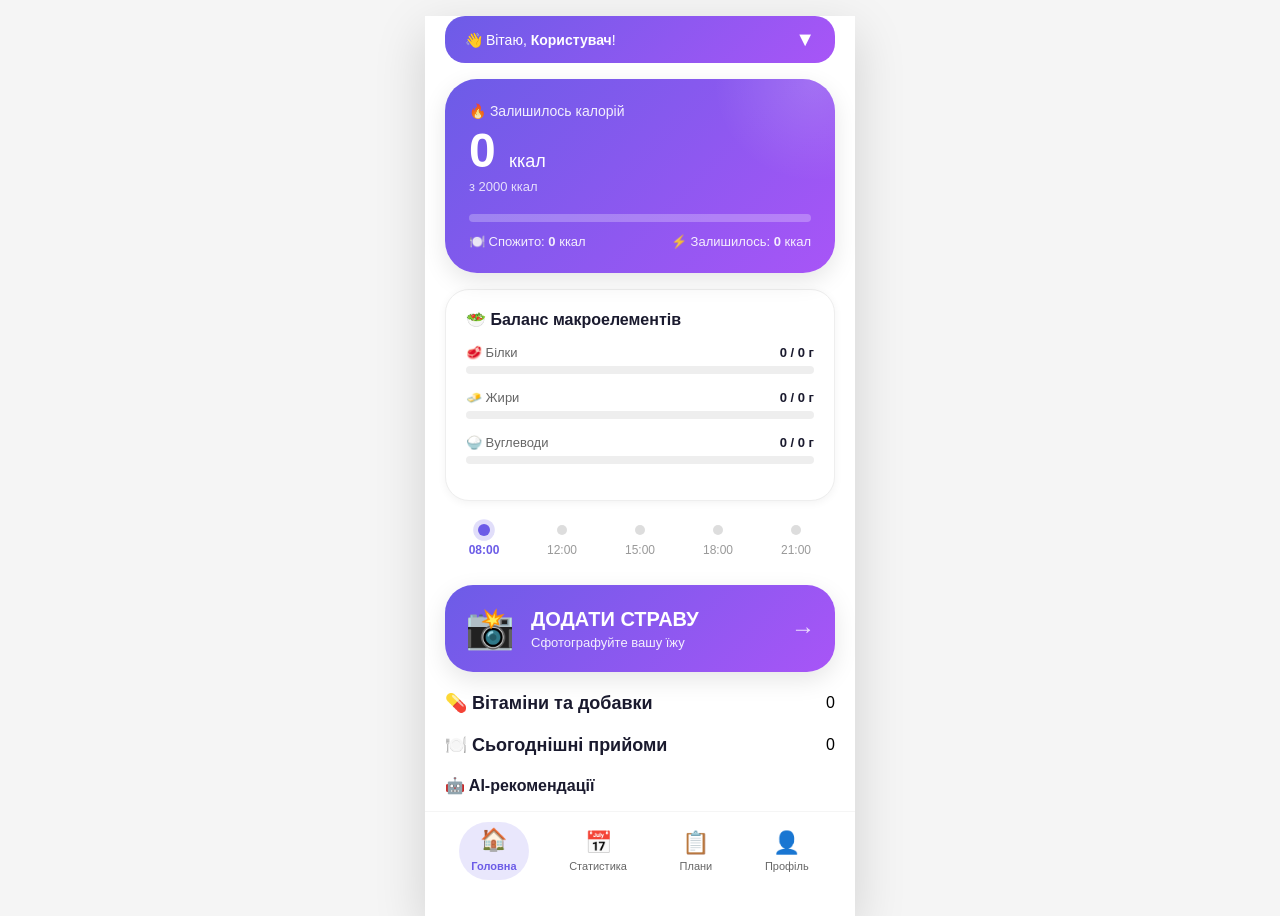
<file: webapp/index.html>
<!DOCTYPE html>
<html lang="uk">
<head>
    <meta charset="UTF-8">
    <meta name="viewport" content="width=device-width, initial-scale=1.0, viewport-fit=cover, user-scalable=no">
    <title>Aura Health - Трекер харчування</title>
    <style>
        * {
            margin: 0;
            padding: 0;
            box-sizing: border-box;
            -webkit-tap-highlight-color: transparent;
        }

        :root {
            --primary: #6c5ce7;
            --primary-dark: #5a4bcf;
            --secondary: #a855f7;
            --success: #4caf50;
            --warning: #ff9800;
            --danger: #f44336;
            --dark: #1a1a2e;
            --gray: #666;
            --light-gray: #f5f5f5;
            --white: #ffffff;
            --shadow-sm: 0 2px 8px rgba(0,0,0,0.05);
            --shadow-md: 0 8px 24px rgba(0,0,0,0.1);
            --shadow-lg: 0 16px 48px rgba(0,0,0,0.15);
            --transition-fast: 0.2s cubic-bezier(0.4, 0, 0.2, 1);
            --transition-normal: 0.3s cubic-bezier(0.4, 0, 0.2, 1);
        }

        body {
            font-family: -apple-system, BlinkMacSystemFont, 'Segoe UI', Roboto, Helvetica, Arial, sans-serif;
            background: var(--light-gray);
            overflow-x: hidden;
        }

        .app-container {
            max-width: 430px;
            margin: 0 auto;
            background: var(--white);
            min-height: 100vh;
            position: relative;
            box-shadow: var(--shadow-lg);
            padding-bottom: 80px;
        }

        /* Мінімізоване вітальне вікно */
        .welcome-minimized {
            background: linear-gradient(135deg, var(--primary), var(--secondary));
            margin: 16px 20px;
            padding: 12px 20px;
            border-radius: 20px;
            color: white;
            display: flex;
            justify-content: space-between;
            align-items: center;
            cursor: pointer;
            transition: all var(--transition-normal);
            animation: fadeInUp 0.5s ease;
        }

        .welcome-minimized:hover {
            transform: translateY(-2px);
            box-shadow: var(--shadow-md);
        }

        .welcome-minimized .greeting-small {
            font-size: 14px;
            font-weight: 500;
        }

        .welcome-minimized .greeting-small span {
            font-weight: 700;
        }

        .expand-icon {
            font-size: 20px;
            transition: transform var(--transition-fast);
        }

        /* Розгорнуте вітальне вікно */
        .welcome-expanded {
            background: linear-gradient(135deg, var(--primary), var(--secondary));
            margin: 16px 20px;
            padding: 24px;
            border-radius: 32px;
            color: white;
            position: relative;
            overflow: hidden;
            animation: fadeInUp 0.5s ease;
        }

        .welcome-expanded::before {
            content: '';
            position: absolute;
            top: -50%;
            right: -20%;
            width: 200px;
            height: 200px;
            background: rgba(255,255,255,0.1);
            border-radius: 50%;
        }

        .greeting-large {
            font-size: 28px;
            font-weight: 700;
            margin-bottom: 4px;
        }

        .greeting-large span {
            background: rgba(255,255,255,0.3);
            padding: 0 8px;
            border-radius: 20px;
            display: inline-block;
        }

        .subtitle-welcome {
            font-size: 14px;
            opacity: 0.9;
        }

        .minimize-btn {
            position: absolute;
            top: 16px;
            right: 16px;
            background: rgba(255,255,255,0.2);
            border: none;
            color: white;
            width: 32px;
            height: 32px;
            border-radius: 16px;
            font-size: 16px;
            cursor: pointer;
            transition: all var(--transition-fast);
        }

        .minimize-btn:hover {
            background: rgba(255,255,255,0.3);
            transform: scale(1.05);
        }

        /* Картка калорій */
        .calories-card {
            background: linear-gradient(135deg, var(--primary) 0%, var(--secondary) 100%);
            margin: 16px 20px;
            padding: 24px;
            border-radius: 32px;
            color: var(--white);
            position: relative;
            overflow: hidden;
            box-shadow: var(--shadow-md);
            animation: fadeInUp 0.5s ease;
        }

        .calories-card::before {
            content: '';
            position: absolute;
            top: -50%;
            right: -20%;
            width: 200px;
            height: 200px;
            background: radial-gradient(circle, rgba(255,255,255,0.15) 0%, transparent 70%);
            border-radius: 50%;
            animation: float 6s ease-in-out infinite;
        }

        @keyframes float {
            0%, 100% { transform: translate(0, 0) scale(1); }
            50% { transform: translate(-10px, -10px) scale(1.05); }
        }

        .calories-label { font-size: 14px; opacity: 0.9; margin-bottom: 8px; }
        .calories-value { font-size: 48px; font-weight: 800; line-height: 1; margin-bottom: 4px; }
        .calories-value small { font-size: 18px; font-weight: 500; }
        .calories-sub { font-size: 13px; opacity: 0.8; margin-bottom: 20px; }
        .progress-bar { background: rgba(255,255,255,0.25); height: 8px; border-radius: 4px; overflow: hidden; margin: 16px 0 12px; }
        .progress-fill { background: var(--white); height: 100%; width: 0%; border-radius: 4px; transition: width 0.5s ease; position: relative; overflow: hidden; }
        .progress-fill::after { content: ''; position: absolute; top: 0; left: 0; right: 0; bottom: 0; background: linear-gradient(90deg, transparent, rgba(255,255,255,0.3), transparent); animation: shimmer 1.5s infinite; }
        @keyframes shimmer { 0% { transform: translateX(-100%); } 100% { transform: translateX(100%); } }
        .calories-stats { display: flex; justify-content: space-between; font-size: 13px; opacity: 0.9; }

        /* Картка макронутрієнтів */
        .macros-card {
            background: var(--white);
            margin: 16px 20px;
            padding: 20px;
            border-radius: 24px;
            box-shadow: var(--shadow-sm);
            border: 1px solid #eee;
            animation: fadeInUp 0.6s ease;
        }
        .macros-title { font-size: 16px; font-weight: 600; color: var(--dark); margin-bottom: 16px; }
        .macro-item { margin-bottom: 16px; }
        .macro-header { display: flex; justify-content: space-between; margin-bottom: 6px; font-size: 13px; }
        .macro-name { color: var(--gray); }
        .macro-values { font-weight: 600; color: var(--dark); }
        .macro-bar { background: #eee; height: 8px; border-radius: 4px; overflow: hidden; }
        .macro-fill { height: 100%; border-radius: 4px; transition: width 0.5s ease; }
        .fill-protein { background: #4caf50; }
        .fill-fat { background: #ff9800; }
        .fill-carbs { background: #2196f3; }

        /* Таймлайн прийомів їжі */
        .meals-timeline {
            padding: 8px 20px;
            display: flex;
            justify-content: space-between;
            background: white;
            margin-bottom: 20px;
        }
        .time-dot {
            text-align: center;
            flex: 1;
            position: relative;
            cursor: pointer;
            transition: all 0.3s ease;
        }
        .time-dot.active .dot {
            background: #6c5ce7;
            transform: scale(1.2);
            box-shadow: 0 0 0 4px rgba(108,92,231,0.2);
        }
        .time-dot.active .time-label {
            color: #6c5ce7;
            font-weight: 600;
        }
        .dot {
            width: 10px;
            height: 10px;
            background: #ddd;
            border-radius: 50%;
            margin: 0 auto 8px;
            transition: all 0.3s ease;
        }
        .time-label {
            font-size: 12px;
            color: #999;
            transition: color 0.3s ease;
        }

        /* Кнопка LOG MEAL */
        .log-meal-btn {
            background: linear-gradient(135deg, var(--primary), var(--secondary));
            margin: 0 20px 20px;
            padding: 20px;
            border-radius: 28px;
            display: flex;
            align-items: center;
            justify-content: space-between;
            cursor: pointer;
            transition: all var(--transition-normal);
            box-shadow: var(--shadow-md);
            animation: pulse 2s infinite;
        }
        @keyframes pulse {
            0%, 100% { box-shadow: 0 4px 15px rgba(108,92,231,0.3); }
            50% { box-shadow: 0 4px 25px rgba(108,92,231,0.5); }
        }
        .log-meal-btn:active { transform: scale(0.98); }
        .log-meal-left { display: flex; align-items: center; gap: 16px; }
        .log-meal-icon { font-size: 40px; }
        .log-meal-text { color: var(--white); }
        .log-meal-title { font-size: 20px; font-weight: 700; margin-bottom: 4px; }
        .log-meal-subtitle { font-size: 13px; opacity: 0.9; }
        .log-meal-arrow { font-size: 24px; color: var(--white); opacity: 0.8; transition: transform var(--transition-fast); }
        .log-meal-btn:hover .log-meal-arrow { transform: translateX(4px); }

        /* Секція вітамінів */
        .supplements-section {
            margin: 0 20px 20px;
        }
        .section-header {
            display: flex;
            justify-content: space-between;
            align-items: center;
            margin-bottom: 16px;
        }
        .section-header h3 { font-size: 18px; color: var(--dark); }

        .supplement-card {
            background: var(--white);
            border-radius: 20px;
            padding: 16px;
            margin-bottom: 12px;
            display: flex;
            justify-content: space-between;
            align-items: center;
            box-shadow: var(--shadow-sm);
            border: 1px solid #eee;
            transition: all var(--transition-normal);
            animation: fadeInUp 0.4s ease;
        }
        .supplement-card:active { transform: scale(0.98); }
        .supplement-info h4 { font-size: 16px; color: var(--dark); margin-bottom: 4px; }
        .supplement-info p { font-size: 12px; color: var(--gray); }
        .supplement-check {
            width: 26px;
            height: 26px;
            border-radius: 50%;
            border: 2px solid #ddd;
            background: white;
            cursor: pointer;
            transition: all var(--transition-fast);
        }
        .supplement-check.checked {
            background: var(--primary);
            border-color: var(--primary);
            position: relative;
        }
        .supplement-check.checked::after {
            content: '✓';
            color: white;
            font-size: 14px;
            display: flex;
            align-items: center;
            justify-content: center;
            height: 100%;
        }

        /* Список прийомів їжі */
        .meals-list { margin: 0 20px 20px; }
        .meal-accordion {
            background: var(--white);
            border-radius: 20px;
            margin-bottom: 12px;
            box-shadow: var(--shadow-sm);
            border: 1px solid #eee;
            overflow: hidden;
            transition: all var(--transition-normal);
            animation: fadeInUp 0.4s ease;
        }
        .meal-header {
            display: flex;
            justify-content: space-between;
            align-items: center;
            padding: 16px;
            cursor: pointer;
            background: var(--white);
            transition: background var(--transition-fast);
        }
        .meal-header:hover { background: var(--light-gray); }
        .meal-header-left { display: flex; align-items: center; gap: 12px; flex: 1; }
        .meal-icon { font-size: 32px; }
        .meal-info { flex: 1; }
        .meal-name { font-weight: 600; color: var(--dark); font-size: 16px; }
        .meal-time { font-size: 11px; color: var(--gray); margin-top: 2px; }
        .meal-calories { font-weight: 700; color: var(--primary); font-size: 16px; }
        .meal-arrow { font-size: 20px; color: var(--gray); transition: transform 0.3s ease; }
        .meal-accordion.open .meal-arrow { transform: rotate(180deg); }
        .meal-details {
            padding: 0 16px 16px 16px;
            display: none;
            border-top: 1px solid #eee;
            background: #fafafa;
        }
        .meal-accordion.open .meal-details { display: block; animation: slideDown 0.3s ease; }
        @keyframes slideDown { from { opacity: 0; transform: translateY(-10px); } to { opacity: 1; transform: translateY(0); } }
        .meal-macros { display: flex; gap: 20px; margin: 12px 0; }
        .meal-macro { text-align: center; flex: 1; }
        .meal-macro-value { font-size: 18px; font-weight: 700; color: var(--dark); }
        .meal-macro-label { font-size: 11px; color: var(--gray); }
        .meal-feedback { background: #e8f5e9; padding: 8px 12px; border-radius: 12px; font-size: 12px; color: #2e7d32; margin: 8px 0; }
        .delete-meal {
            background: var(--danger);
            color: var(--white);
            border: none;
            padding: 10px 16px;
            border-radius: 20px;
            font-size: 13px;
            font-weight: 500;
            cursor: pointer;
            margin-top: 8px;
            width: 100%;
            transition: all var(--transition-fast);
        }
        .delete-meal:active { transform: scale(0.97); }

        /* Рекомендації */
        .recommendations-section { margin: 0 20px 20px; }
        .section-title { font-size: 16px; font-weight: 600; color: var(--dark); margin-bottom: 16px; }
        .recommendation-card {
            background: var(--white);
            border-radius: 20px;
            padding: 16px;
            margin-bottom: 12px;
            display: flex;
            align-items: center;
            gap: 16px;
            box-shadow: var(--shadow-sm);
            border: 1px solid #eee;
            transition: all var(--transition-normal);
            cursor: pointer;
            animation: fadeInUp 0.4s ease;
        }
        .recommendation-card:active { transform: scale(0.98); }
        .rec-emoji { font-size: 44px; transition: transform var(--transition-fast); }
        .recommendation-card:active .rec-emoji { transform: scale(1.1); }
        .rec-content { flex: 1; }
        .rec-title { font-size: 16px; font-weight: 600; color: var(--dark); }
        .rec-subtitle { font-size: 12px; color: var(--primary); margin: 4px 0; }
        .rec-description { font-size: 12px; color: var(--gray); }
        .log-button {
            background: linear-gradient(135deg, var(--primary), var(--secondary));
            color: white;
            border: none;
            padding: 8px 20px;
            border-radius: 20px;
            font-size: 13px;
            font-weight: 600;
            cursor: pointer;
            transition: all var(--transition-fast);
        }
        .log-button:active { transform: scale(0.95); }

        /* Нижня навігація */
        .bottom-nav {
            position: fixed;
            bottom: 0;
            left: 0;
            right: 0;
            max-width: 430px;
            margin: 0 auto;
            background: rgba(255,255,255,0.95);
            backdrop-filter: blur(20px);
            display: flex;
            justify-content: space-around;
            padding: 10px 20px 20px;
            border-top: 1px solid var(--light-gray);
            z-index: 100;
        }
        .nav-item {
            display: flex;
            flex-direction: column;
            align-items: center;
            gap: 4px;
            cursor: pointer;
            padding: 8px 12px;
            border-radius: 30px;
            transition: all var(--transition-fast);
        }
        .nav-item:hover { background: rgba(108,92,231,0.1); transform: translateY(-2px); }
        .nav-item.active { background: rgba(108,92,231,0.15); }
        .nav-item.active .nav-icon { color: var(--primary); transform: translateY(-3px); }
        .nav-item.active .nav-label { color: var(--primary); font-weight: 600; }
        .nav-icon { font-size: 22px; color: var(--gray); transition: all var(--transition-fast); }
        .nav-label { font-size: 11px; color: var(--gray); transition: color var(--transition-fast); }

        /* Модальне вікно */
        .modal {
            display: none;
            position: fixed;
            top: 0;
            left: 0;
            right: 0;
            bottom: 0;
            background: rgba(0,0,0,0.6);
            backdrop-filter: blur(4px);
            z-index: 200;
            align-items: center;
            justify-content: center;
            animation: fadeIn 0.3s ease;
        }
        @keyframes fadeIn { from { opacity: 0; } to { opacity: 1; } }
        .modal-content {
            background: var(--white);
            border-radius: 32px;
            padding: 24px;
            max-width: 90%;
            width: 350px;
            animation: modalSlideUp 0.3s cubic-bezier(0.2, 0.9, 0.4, 1.1);
        }
        @keyframes modalSlideUp { from { opacity: 0; transform: translateY(30px); } to { opacity: 1; transform: translateY(0); } }
        .modal-header { display: flex; justify-content: space-between; margin-bottom: 20px; }
        .close-modal { background: none; border: none; font-size: 24px; cursor: pointer; color: var(--gray); transition: transform var(--transition-fast); }
        .close-modal:hover { transform: rotate(90deg); }

        @keyframes fadeInUp { from { opacity: 0; transform: translateY(20px); } to { opacity: 1; transform: translateY(0); } }
        .page { animation: fadeInUp 0.4s ease; }
        @media (max-width: 430px) { .app-container { margin: 0; border-radius: 0; } }
        ::-webkit-scrollbar { width: 0; background: transparent; }
    </style>
</head>
<body>
    <div class="app-container">
        <!-- Головна сторінка -->
        <div id="dashboardPage" class="page">
            <!-- Мінімізоване вітальне вікно (за замовчуванням) -->
            <div id="welcomeMinimized" class="welcome-minimized" onclick="expandWelcome()">
                <div class="greeting-small">👋 Вітаю, <span id="userNameSmall">Користувач</span>!</div>
                <div class="expand-icon">▼</div>
            </div>

            <!-- Розгорнуте вітальне вікно (приховане) -->
            <div id="welcomeExpanded" class="welcome-expanded" style="display: none;">
                <button class="minimize-btn" onclick="minimizeWelcome()">−</button>
                <div class="greeting-large">Вітаю, <span id="userNameLarge">Користувач</span>!</div>
                <div class="subtitle-welcome">Готові відстежувати харчування?</div>
            </div>

            <div class="calories-card">
                <div class="calories-label">🔥 Залишилось калорій</div>
                <div class="calories-value"><span id="caloriesRemaining">0</span> <small>ккал</small></div>
                <div class="calories-sub">з <span id="calorieGoal">2000</span> ккал</div>
                <div class="progress-bar"><div class="progress-fill" id="calorieProgress" style="width: 0%"></div></div>
                <div class="calories-stats"><span>🍽️ Спожито: <strong id="consumedCalories">0</strong> ккал</span><span>⚡ Залишилось: <strong id="remainingCalories">0</strong> ккал</span></div>
            </div>

            <div class="macros-card">
                <div class="macros-title">🥗 Баланс макроелементів</div>
                <div class="macro-item">
                    <div class="macro-header"><span class="macro-name">🥩 Білки</span><span class="macro-values"><span id="proteinConsumed">0</span> / <span id="proteinGoal">0</span> г</span></div>
                    <div class="macro-bar"><div class="macro-fill fill-protein" id="proteinBar" style="width: 0%"></div></div>
                </div>
                <div class="macro-item">
                    <div class="macro-header"><span class="macro-name">🧈 Жири</span><span class="macro-values"><span id="fatConsumed">0</span> / <span id="fatGoal">0</span> г</span></div>
                    <div class="macro-bar"><div class="macro-fill fill-fat" id="fatBar" style="width: 0%"></div></div>
                </div>
                <div class="macro-item">
                    <div class="macro-header"><span class="macro-name">🍚 Вуглеводи</span><span class="macro-values"><span id="carbsConsumed">0</span> / <span id="carbsGoal">0</span> г</span></div>
                    <div class="macro-bar"><div class="macro-fill fill-carbs" id="carbsBar" style="width: 0%"></div></div>
                </div>
            </div>

            <!-- Таймлайн прийомів їжі -->
            <div class="meals-timeline">
                <div class="time-dot active" data-time="08:00">
                    <div class="dot"></div>
                    <div class="time-label">08:00</div>
                </div>
                <div class="time-dot" data-time="12:00">
                    <div class="dot"></div>
                    <div class="time-label">12:00</div>
                </div>
                <div class="time-dot" data-time="15:00">
                    <div class="dot"></div>
                    <div class="time-label">15:00</div>
                </div>
                <div class="time-dot" data-time="18:00">
                    <div class="dot"></div>
                    <div class="time-label">18:00</div>
                </div>
                <div class="time-dot" data-time="21:00">
                    <div class="dot"></div>
                    <div class="time-label">21:00</div>
                </div>
            </div>

            <div class="log-meal-btn" id="logMealBtn">
                <div class="log-meal-left"><div class="log-meal-icon">📸</div><div class="log-meal-text"><div class="log-meal-title">ДОДАТИ СТРАВУ</div><div class="log-meal-subtitle">Сфотографуйте вашу їжу</div></div></div>
                <div class="log-meal-arrow">→</div>
            </div>

            <!-- Секція вітамінів -->
            <div class="supplements-section">
                <div class="section-header"><h3>💊 Вітаміни та добавки</h3><span id="supplementsCount">0</span></div>
                <div id="supplementsList"></div>
            </div>

            <div class="meals-list">
                <div class="section-header"><h3>🍽️ Сьогоднішні прийоми</h3><span id="mealsCount">0</span></div>
                <div id="mealsList"></div>
            </div>

            <div class="recommendations-section">
                <div class="section-title">🤖 AI-рекомендації</div>
                <div id="recommendationsList"></div>
            </div>
        </div>

        <!-- Сторінка Статистика -->
        <div id="statsPage" class="page" style="display: none;">
            <div class="header"><div class="greeting">📅 Статистика</div><div class="subtitle">Ваш прогрес за місяць</div></div>
            <div id="weeklyStatsList" style="margin: 20px;"></div>
        </div>

        <!-- Сторінка Плани харчування -->
        <div id="mealPlansPage" class="page" style="display: none;">
            <div class="header"><div class="greeting">📋 Плани харчування</div><div class="subtitle">Оберіть план на тиждень</div></div>
            <div id="mealPlansList"></div>
        </div>
    </div>

    <!-- Нижня навігація -->
    <div class="bottom-nav">
        <div class="nav-item active" data-nav="dashboard"><div class="nav-icon">🏠</div><div class="nav-label">Головна</div></div>
        <div class="nav-item" data-nav="stats"><div class="nav-icon">📅</div><div class="nav-label">Статистика</div></div>
        <div class="nav-item" data-nav="mealplans"><div class="nav-icon">📋</div><div class="nav-label">Плани</div></div>
        <div class="nav-item" data-nav="profile"><div class="nav-icon">👤</div><div class="nav-label">Профіль</div></div>
    </div>

    <!-- Модальне вікно -->
    <div id="mealModal" class="modal"><div class="modal-content"><div class="modal-header"><h3>📸 Додати страву</h3><button class="close-modal" onclick="closeModal()">×</button></div><input type="file" id="mealPhoto" accept="image/*" style="width:100%; padding:12px; border:1px solid #ddd; border-radius:12px; margin-bottom:16px;"><button class="log-button" onclick="analyzeAndSave()" style="width:100%;">Аналізувати та зберегти</button><div id="analysisResult" style="margin-top:16px; display:none;"></div></div></div>

    <script>
        const urlParams = new URLSearchParams(window.location.search);
        let telegramId = urlParams.get('user_id');
        let urlName = urlParams.get('name');
        if (!telegramId || telegramId === 'null') {
            try { if (window.Telegram?.WebApp?.initDataUnsafe?.user) telegramId = window.Telegram.WebApp.initDataUnsafe.user.id; } catch(e) {}
        }
        if (telegramId === 'null') telegramId = null;

        let userData = {
            firstName: urlName || 'Користувач',
            calorieGoal: 2000,
            proteinGoal: 100,
            fatGoal: 50,
            carbsGoal: 200,
            mealsByDate: {},
            supplements: [
                { name: "Омега-3", dosage: "1000mg", time: "10:00", checked: false },
                { name: "Вітамін D3", dosage: "2000 IU", time: "08:00", checked: false },
                { name: "Мультивітамін", dosage: "Daily", time: "", checked: false }
            ],
            hasProfile: false
        };

        // Функції для вітального вікна
        function expandWelcome() {
            document.getElementById('welcomeMinimized').style.display = 'none';
            document.getElementById('welcomeExpanded').style.display = 'block';
        }

        function minimizeWelcome() {
            document.getElementById('welcomeExpanded').style.display = 'none';
            document.getElementById('welcomeMinimized').style.display = 'flex';
        }

        async function compressImage(file) {
            return new Promise((resolve) => {
                const reader = new FileReader();
                reader.readAsDataURL(file);
                reader.onload = (e) => {
                    const img = new Image();
                    img.src = e.target.result;
                    img.onload = () => {
                        const canvas = document.createElement('canvas');
                        let width = img.width, height = img.height;
                        const maxSize = 800;
                        if (width > height && width > maxSize) {
                            height = (height * maxSize) / width;
                            width = maxSize;
                        } else if (height > maxSize) {
                            width = (width * maxSize) / height;
                            height = maxSize;
                        }
                        canvas.width = width;
                        canvas.height = height;
                        const ctx = canvas.getContext('2d');
                        ctx.drawImage(img, 0, 0, width, height);
                        canvas.toBlob((blob) => {
                            resolve(new File([blob], file.name, { type: 'image/jpeg' }));
                        }, 'image/jpeg', 0.7);
                    };
                };
            });
        }

        function loadUserData() {
            if (!telegramId) return;
            const saved = localStorage.getItem(`aura_user_${telegramId}`);
            if (saved) {
                try {
                    const d = JSON.parse(saved);
                    userData = { ...userData, ...d };
                } catch(e) {}
            }
            if (urlName && urlName !== 'null' && urlName !== 'undefined') userData.firstName = urlName;
            
            // Оновлюємо ім'я в обох вітальних блоках
            document.getElementById('userNameSmall').innerText = userData.firstName;
            document.getElementById('userNameLarge').innerText = userData.firstName;
            
            document.getElementById('calorieGoal').innerText = userData.calorieGoal;
            document.getElementById('proteinGoal').innerText = userData.proteinGoal;
            document.getElementById('fatGoal').innerText = userData.fatGoal;
            document.getElementById('carbsGoal').innerText = userData.carbsGoal;
            updateDashboard();
            renderSupplements();
            renderRecommendations();
            renderMealPlans();
        }

        function saveUserData() { if(telegramId) localStorage.setItem(`aura_user_${telegramId}`, JSON.stringify(userData)); }

        function toggleSupplement(idx) {
            userData.supplements[idx].checked = !userData.supplements[idx].checked;
            saveUserData();
            renderSupplements();
        }

        function renderSupplements() {
            const container = document.getElementById('supplementsList');
            const checked = userData.supplements.filter(s => s.checked).length;
            document.getElementById('supplementsCount').innerText = `${checked}/${userData.supplements.length}`;
            
            container.innerHTML = userData.supplements.map((sup, idx) => `
                <div class="supplement-card">
                    <div class="supplement-info">
                        <h4>${sup.name}</h4>
                        <p>${sup.dosage} ${sup.time ? `• ${sup.time}` : ''}</p>
                    </div>
                    <div class="supplement-check ${sup.checked ? 'checked' : ''}" onclick="toggleSupplement(${idx})"></div>
                </div>
            `).join('');
        }

        function addMeal(meal) {
            const todayKey = new Date().toISOString().split('T')[0];
            if (!userData.mealsByDate[todayKey]) userData.mealsByDate[todayKey] = [];
            userData.mealsByDate[todayKey].push({ ...meal, id: Date.now(), time: new Date().toLocaleTimeString('uk-UA',{hour:'2-digit',minute:'2-digit'}), timestamp: new Date().toISOString() });
            saveUserData();
            updateDashboard();
            showToast(`✅ ${meal.name} додано! +${meal.calories} ккал`);
        }

        function deleteMeal(dateKey, mealId) {
            if (userData.mealsByDate[dateKey]) {
                userData.mealsByDate[dateKey] = userData.mealsByDate[dateKey].filter(m => m.id !== mealId);
                if (userData.mealsByDate[dateKey].length === 0) delete userData.mealsByDate[dateKey];
                saveUserData();
                updateDashboard();
                showToast("🗑️ Прийом видалено");
            }
        }

        function updateDashboard() {
            const todayKey = new Date().toISOString().split('T')[0];
            const todayMeals = userData.mealsByDate[todayKey] || [];
            const totalCalories = todayMeals.reduce((s,m)=>s+(m.calories||0),0);
            const totalProtein = todayMeals.reduce((s,m)=>s+(m.protein||0),0);
            const totalFat = todayMeals.reduce((s,m)=>s+(m.fat||0),0);
            const totalCarbs = todayMeals.reduce((s,m)=>s+(m.carbs||0),0);
            const remaining = userData.calorieGoal - totalCalories;
            const progress = (totalCalories / userData.calorieGoal) * 100;

            document.getElementById('caloriesRemaining').innerText = Math.max(0, remaining);
            document.getElementById('consumedCalories').innerText = totalCalories;
            document.getElementById('remainingCalories').innerText = Math.max(0, remaining);
            document.getElementById('calorieProgress').style.width = `${Math.min(progress,100)}%`;
            document.getElementById('mealsCount').innerText = todayMeals.length;
            document.getElementById('proteinConsumed').innerText = totalProtein;
            document.getElementById('fatConsumed').innerText = totalFat;
            document.getElementById('carbsConsumed').innerText = totalCarbs;

            const proteinPercent = (totalProtein / userData.proteinGoal) * 100;
            const fatPercent = (totalFat / userData.fatGoal) * 100;
            const carbsPercent = (totalCarbs / userData.carbsGoal) * 100;
            document.getElementById('proteinBar').style.width = `${Math.min(proteinPercent,100)}%`;
            document.getElementById('fatBar').style.width = `${Math.min(fatPercent,100)}%`;
            document.getElementById('carbsBar').style.width = `${Math.min(carbsPercent,100)}%`;

            const container = document.getElementById('mealsList');
            if(todayMeals.length===0){ container.innerHTML='<div style="text-align:center;padding:40px;color:#999;">Немає прийомів їжі</div>'; return; }
            container.innerHTML = todayMeals.map(meal => `
                <div class="meal-accordion" id="meal-${meal.id}">
                    <div class="meal-header" onclick="toggleMeal(${meal.id})">
                        <div class="meal-header-left">
                            <div class="meal-icon">🍽️</div>
                            <div class="meal-info">
                                <div class="meal-name">${meal.name}</div>
                                <div class="meal-time">${meal.time}</div>
                            </div>
                        </div>
                        <div style="display: flex; align-items: center; gap: 12px;">
                            <div class="meal-calories">${meal.calories} ккал</div>
                            <div class="meal-arrow">▼</div>
                        </div>
                    </div>
                    <div class="meal-details">
                        <div class="meal-macros">
                            <div class="meal-macro"><div class="meal-macro-value">${meal.protein||0}г</div><div class="meal-macro-label">🥩 Білки</div></div>
                            <div class="meal-macro"><div class="meal-macro-value">${meal.fat||0}г</div><div class="meal-macro-label">🧈 Жири</div></div>
                            <div class="meal-macro"><div class="meal-macro-value">${meal.carbs||0}г</div><div class="meal-macro-label">🍚 Вуглеводи</div></div>
                        </div>
                        ${meal.feedback ? `<div class="meal-feedback">💡 ${meal.feedback}</div>` : ''}
                        <button class="delete-meal" onclick="deleteMeal('${todayKey}', ${meal.id})">🗑️ Видалити прийом</button>
                    </div>
                </div>
            `).join('');
        }

        function toggleMeal(id) { document.getElementById(`meal-${id}`).classList.toggle('open'); }

        function renderRecommendations() {
            const recommendations = [
                { emoji:"🥑", title:"Авокадо тост", subtitle:"Корисні жири", desc:"Багатий на здорові жири", calories:320, protein:8, fat:22, carbs:28 },
                { emoji:"🥣", title:"Суп з сочевиці", subtitle:"Клітковина", desc:"Високий вміст білка", calories:250, protein:15, fat:4, carbs:40 },
                { emoji:"🥗", title:"Ягідна тарілка", subtitle:"Вітаміни", desc:"Підтримує імунітет", calories:180, protein:3, fat:2, carbs:38 }
            ];
            const container = document.getElementById('recommendationsList');
            container.innerHTML = recommendations.map(rec => `
                <div class="recommendation-card" onclick="addMeal({name:'${rec.title}', calories:${rec.calories}, protein:${rec.protein}, fat:${rec.fat}, carbs:${rec.carbs}, feedback:'✅ Додано!'})">
                    <div class="rec-emoji">${rec.emoji}</div>
                    <div class="rec-content">
                        <div class="rec-title">${rec.title}</div>
                        <div class="rec-subtitle">${rec.subtitle}</div>
                        <div class="rec-description">${rec.desc}</div>
                    </div>
                    <button class="log-button">Додати</button>
                </div>
            `).join('');
        }

        function renderMealPlans() {
            const container = document.getElementById('mealPlansList');
            const plans = [
                { name:"🥗 Збалансований", desc:"Для підтримки ваги", calories:userData.calorieGoal, protein:userData.proteinGoal, fat:userData.fatGoal, carbs:userData.carbsGoal },
                { name:"💪 Білковий", desc:"Для набору м'язової маси", calories:Math.round(userData.calorieGoal*1.15), protein:Math.round(userData.proteinGoal*1.3), fat:userData.fatGoal, carbs:userData.carbsGoal }
            ];
            container.innerHTML = plans.map(p => `
                <div class="meal-plan-card" style="background: white; border-radius: 20px; padding: 16px; margin-bottom: 16px; border: 1px solid #f0f0f0;">
                    <h3 style="font-size: 18px; margin-bottom: 8px;">${p.name}</h3>
                    <p style="font-size: 14px; color: #666; margin-bottom: 12px;">${p.desc} • ${p.calories} ккал/день</p>
                    <p style="font-size: 12px; color: #6c5ce7;">🥩 ${p.protein}г 🧈 ${p.fat}г 🍚 ${p.carbs}г</p>
                    <button class="meal-plan-btn" onclick="selectMealPlan(${p.calories}, ${p.protein}, ${p.fat}, ${p.carbs})" style="margin-top: 12px; background: #6c5ce7; color: white; border: none; padding: 8px 16px; border-radius: 20px;">Вибрати</button>
                </div>
            `).join('');
        }

        function selectMealPlan(calories, protein, fat, carbs) {
            userData.calorieGoal = calories;
            userData.proteinGoal = protein;
            userData.fatGoal = fat;
            userData.carbsGoal = carbs;
            document.getElementById('calorieGoal').innerText = calories;
            document.getElementById('proteinGoal').innerText = protein;
            document.getElementById('fatGoal').innerText = fat;
            document.getElementById('carbsGoal').innerText = carbs;
            saveUserData();
            updateDashboard();
            showToast(`✅ План обрано! Норма: ${calories} ккал/день`);
        }

        async function analyzeAndSave() {
            const file = document.getElementById('mealPhoto').files[0];
            if(!file){ alert('Оберіть фото'); return; }
            const compressedFile = await compressImage(file);
            const resultDiv = document.getElementById('analysisResult');
            resultDiv.style.display='block';
            resultDiv.innerHTML='<div style="text-align:center;">🔍 Аналізую...</div>';
            const fd = new FormData(); fd.append('photo', compressedFile);
            try{
                const res = await fetch('/api/analyze',{method:'POST',body:fd});
                const data = await res.json();
                if(res.ok){ resultDiv.innerHTML=`<div style="background:#e8f5e9;padding:12px;border-radius:12px;"><p><strong>🍽️ ${data.name}</strong></p><p>🔥 ${data.calories} ккал | 🥩 ${data.protein}г | 🧈 ${data.fat}г | 🍚 ${data.carbs}г</p><p>💡 ${data.feedback}</p><button class="log-button" onclick="saveAnalyzedMeal(${JSON.stringify(data).replace(/"/g,'&quot;')})" style="margin-top:12px;">✅ Зберегти</button></div>`; }
                else{ resultDiv.innerHTML=`<div style="color:red;">❌ Помилка: ${data.error}</div>`; }
            } catch(e){ resultDiv.innerHTML=`<div style="color:red;">❌ Помилка: ${e.message}</div>`; }
        }
        function saveAnalyzedMeal(m){ addMeal(m); closeModal(); document.getElementById('mealPhoto').value=''; document.getElementById('analysisResult').style.display='none'; }
        function openModal(){ document.getElementById('mealModal').style.display='flex'; }
        function closeModal(){ document.getElementById('mealModal').style.display='none'; }
        function showToast(msg){ const t=document.createElement('div'); t.textContent=msg; t.style.cssText='position:fixed;bottom:80px;left:50%;transform:translateX(-50%);background:#1a1a2e;color:white;padding:12px 24px;border-radius:30px;font-size:14px;z-index:1000;animation:fadeInUp 0.3s ease;'; document.body.appendChild(t); setTimeout(()=>t.remove(),2500); }

        function switchPage(page) {
            document.getElementById('dashboardPage').style.display='none';
            document.getElementById('statsPage').style.display='none';
            document.getElementById('mealPlansPage').style.display='none';
            if(page==='dashboard') document.getElementById('dashboardPage').style.display='block';
            else if(page==='stats'){ document.getElementById('statsPage').style.display='block'; }
            else if(page==='mealplans'){ document.getElementById('mealPlansPage').style.display='block'; renderMealPlans(); }
            else if(page==='profile') window.location.href=`/settings?user_id=${telegramId}`;
        }

        function setupNavigation() {
            document.querySelectorAll('.nav-item').forEach(item => {
                item.addEventListener('click', () => {
                    document.querySelectorAll('.nav-item').forEach(n=>n.classList.remove('active'));
                    item.classList.add('active');
                    const n = item.dataset.nav;
                    if(n==='log') openModal();
                    else switchPage(n);
                });
            });
            // Таймлайн
            document.querySelectorAll('.time-dot').forEach(dot => {
                dot.addEventListener('click', () => {
                    document.querySelectorAll('.time-dot').forEach(d => d.classList.remove('active'));
                    dot.classList.add('active');
                    showToast(`Показую прийоми за ${dot.dataset.time}`);
                });
            });
        }

        async function loadTelegramName() {
            if(!telegramId) return;
            try{
                const res = await fetch(`/api/user/${telegramId}`);
                const data = await res.json();
                if(!data.error){
                    if(data.first_name) userData.firstName = data.first_name;
                    userData.hasProfile = !!(data.age && data.weight && data.height && data.age > 0 && data.weight > 0 && data.height > 0);
                    if(userData.hasProfile && data.daily_calorie_goal) userData.calorieGoal = data.daily_calorie_goal;
                    if(userData.hasProfile && data.protein_goal) userData.proteinGoal = data.protein_goal;
                    if(userData.hasProfile && data.fat_goal) userData.fatGoal = data.fat_goal;
                    if(userData.hasProfile && data.carbs_goal) userData.carbsGoal = data.carbs_goal;
                    
                    document.getElementById('userNameSmall').innerText = userData.firstName;
                    document.getElementById('userNameLarge').innerText = userData.firstName;
                    document.getElementById('calorieGoal').innerText = userData.calorieGoal;
                    document.getElementById('proteinGoal').innerText = userData.proteinGoal;
                    document.getElementById('fatGoal').innerText = userData.fatGoal;
                    document.getElementById('carbsGoal').innerText = userData.carbsGoal;
                    saveUserData();
                    updateDashboard();
                    renderMealPlans();
                }
            } catch(e){ console.log('Помилка сервера:',e); }
        }

        setupNavigation();
        loadUserData();
        loadTelegramName();
        document.getElementById('logMealBtn').addEventListener('click', openModal);
        switchPage('dashboard');
    </script>
</body>
</html>
</file>
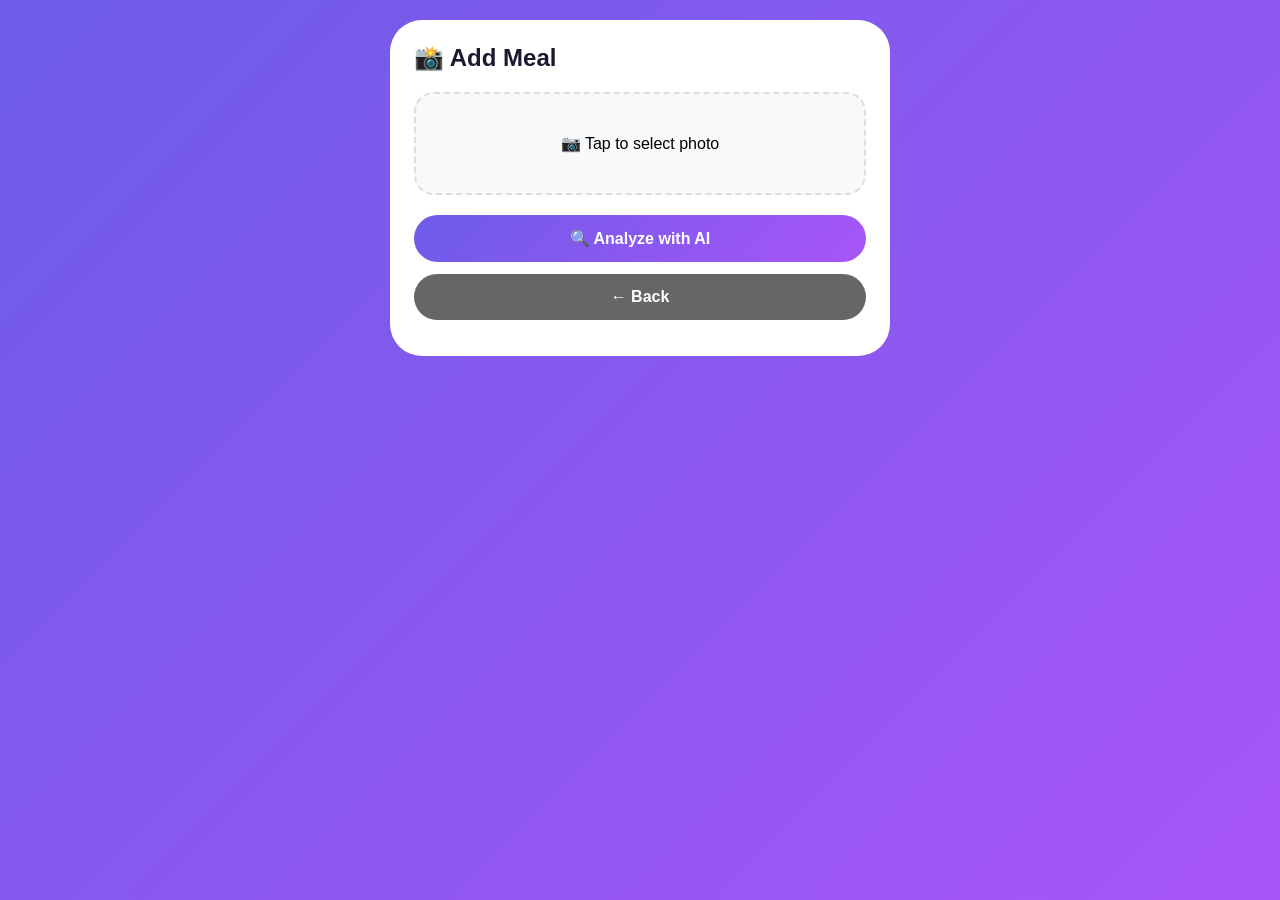
<file: webapp/add_meal.html>
<!DOCTYPE html>
<html lang="uk">
<head>
    <meta charset="UTF-8">
    <meta name="viewport" content="width=device-width, initial-scale=1.0, viewport-fit=cover">
    <title>Add Meal</title>
    <style>
        * { margin: 0; padding: 0; box-sizing: border-box; }
        body {
            font-family: -apple-system, BlinkMacSystemFont, 'Segoe UI', Roboto, sans-serif;
            background: linear-gradient(135deg, #6c5ce7, #a855f7);
            min-height: 100vh;
            padding: 20px;
        }
        .container {
            max-width: 500px;
            margin: 0 auto;
            background: white;
            border-radius: 32px;
            padding: 24px;
        }
        h1 { font-size: 24px; margin-bottom: 20px; color: #1a1a2e; }
        .camera-area {
            background: #f8f9fa;
            border-radius: 20px;
            padding: 40px;
            text-align: center;
            border: 2px dashed #ddd;
            cursor: pointer;
            margin-bottom: 20px;
        }
        #photoPreview {
            max-width: 100%;
            border-radius: 20px;
            margin-bottom: 20px;
            display: none;
        }
        button {
            background: linear-gradient(135deg, #6c5ce7, #a855f7);
            color: white;
            border: none;
            padding: 14px;
            border-radius: 30px;
            font-size: 16px;
            font-weight: 600;
            width: 100%;
            cursor: pointer;
            margin-bottom: 12px;
        }
        .back-btn { background: #666; }
        .result {
            background: #f8f9fa;
            border-radius: 20px;
            padding: 16px;
            margin-top: 20px;
            display: none;
        }
        .loading { text-align: center; padding: 20px; }
        .spinner {
            width: 40px;
            height: 40px;
            border: 3px solid #e0e0e0;
            border-top-color: #6c5ce7;
            border-radius: 50%;
            animation: spin 1s linear infinite;
            margin: 0 auto 12px;
        }
        @keyframes spin { to { transform: rotate(360deg); } }
    </style>
</head>
<body>
    <div class="container">
        <h1>📸 Add Meal</h1>
        
        <div class="camera-area" onclick="document.getElementById('photoInput').click()">
            📷 Tap to select photo
            <input type="file" id="photoInput" accept="image/*" style="display: none">
        </div>
        
        <img id="photoPreview">
        
        <button id="analyzeBtn" onclick="analyzePhoto()" disabled>🔍 Analyze with AI</button>
        <button class="back-btn" onclick="goBack()">← Back</button>
        
        <div id="result" class="result"></div>
    </div>
    
    <script>
        const telegramId = new URLSearchParams(window.location.search).get('user_id');
        let currentPhoto = null;
        
        document.getElementById('photoInput').onchange = (e) => {
            const file = e.target.files[0];
            if (!file) return;
            currentPhoto = file;
            const reader = new FileReader();
            reader.onload = (e) => {
                document.getElementById('photoPreview').src = e.target.result;
                document.getElementById('photoPreview').style.display = 'block';
            };
            reader.readAsDataURL(file);
            document.getElementById('analyzeBtn').disabled = false;
        };
        
        async function analyzePhoto() {
            if (!currentPhoto) return;
            
            const resultDiv = document.getElementById('result');
            resultDiv.style.display = 'block';
            resultDiv.innerHTML = '<div class="loading"><div class="spinner"></div>Analyzing with AI...</div>';
            document.getElementById('analyzeBtn').disabled = true;
            
            const formData = new FormData();
            formData.append('photo', currentPhoto);
            
            try {
                const response = await fetch('/api/analyze', {
                    method: 'POST',
                    body: formData
                });
                const data = await response.json();
                
                resultDiv.innerHTML = `
                    <h3>📊 Result</h3>
                    <p><strong>🍽️ ${data.name}</strong></p>
                    <p>🔥 ${data.calories} kcal | 🥩 ${data.protein}g | 🧈 ${data.fat}g | 🍚 ${data.carbs}g</p>
                    <p>💡 ${data.feedback}</p>
                    <button onclick="saveMeal(${JSON.stringify(data).replace(/"/g, '&quot;')})">✅ Save Meal</button>
                `;
            } catch (error) {
                resultDiv.innerHTML = `<p style="color: red;">❌ Error: ${error.message}</p>`;
                document.getElementById('analyzeBtn').disabled = false;
            }
        }
        
        async function saveMeal(meal) {
            const mealData = {
                telegram_id: parseInt(telegramId),
                name: meal.name,
                calories: meal.calories,
                protein: meal.protein,
                fat: meal.fat,
                carbs: meal.carbs,
                feedback: meal.feedback
            };
            
            const response = await fetch('/api/meals', {
                method: 'POST',
                headers: { 'Content-Type': 'application/json' },
                body: JSON.stringify(mealData)
            });
            
            if (response.ok) {
                alert('✅ Meal saved!');
                window.location.href = `/?user_id=${telegramId}`;
            } else {
                alert('❌ Save failed');
            }
        }
        
        function goBack() {
            window.location.href = `/?user_id=${telegramId}`;
        }
    </script>
</body>
</html>
</file>
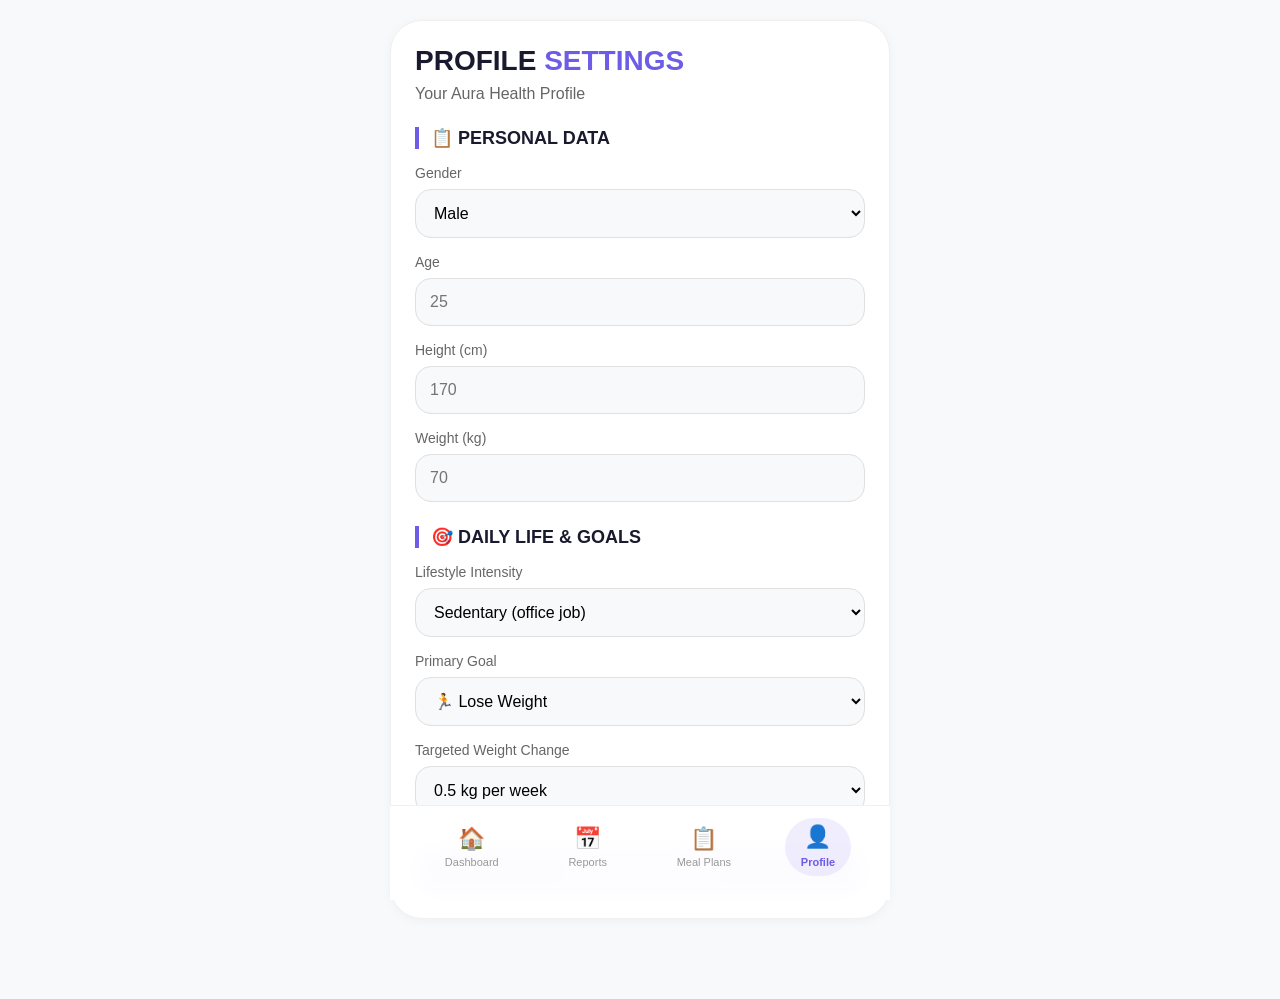
<file: webapp/settings.html>
<!DOCTYPE html>
<html lang="uk">
<head>
    <meta charset="UTF-8">
    <meta name="viewport" content="width=device-width, initial-scale=1.0, viewport-fit=cover">
    <title>Aura Health - Profile Settings</title>
    <style>
        * { margin: 0; padding: 0; box-sizing: border-box; }
        body {
            font-family: -apple-system, BlinkMacSystemFont, 'Segoe UI', Roboto, sans-serif;
            background: #f8f9fa;
            padding: 20px;
            padding-bottom: 80px;
        }
        .container { max-width: 500px; margin: 0 auto; background: white; border-radius: 32px; padding: 24px; box-shadow: 0 2px 12px rgba(0,0,0,0.04); border: 1px solid #f0f0f0; }
        h1 { font-size: 28px; margin-bottom: 8px; color: #1a1a2e; }
        h1 span { color: #6c5ce7; }
        h2 { font-size: 18px; margin: 24px 0 16px 0; color: #1a1a2e; border-left: 4px solid #6c5ce7; padding-left: 12px; }
        .form-group { margin-bottom: 16px; }
        .form-group label { display: block; margin-bottom: 8px; font-weight: 500; color: #666; font-size: 14px; }
        .form-group input, .form-group select { width: 100%; padding: 14px; border: 1px solid #e0e0e0; border-radius: 16px; font-size: 16px; background: #f8f9fa; transition: all 0.3s; }
        .form-group input:focus, .form-group select:focus { outline: none; border-color: #6c5ce7; background: white; }
        .save-btn { width: 100%; padding: 14px; background: #6c5ce7; color: white; border: none; border-radius: 30px; font-size: 16px; font-weight: 600; cursor: pointer; margin-top: 16px; transition: all 0.3s; }
        .save-btn:hover { background: #5a4bcf; transform: translateY(-1px); }
        .result-card { background: #f8f9fa; border-radius: 20px; padding: 16px; margin: 20px 0; text-align: center; }
        .result-card .value { font-size: 32px; font-weight: 700; color: #6c5ce7; }
        
        .bottom-nav {
            position: fixed;
            bottom: 0;
            left: 0;
            right: 0;
            max-width: 500px;
            margin: 0 auto;
            background: rgba(255,255,255,0.98);
            backdrop-filter: blur(10px);
            display: flex;
            justify-content: space-around;
            padding: 12px 20px 24px;
            border-top: 1px solid #f0f0f0;
            z-index: 100;
        }
        .nav-item { display: flex; flex-direction: column; align-items: center; gap: 4px; cursor: pointer; padding: 8px 16px; border-radius: 30px; transition: all 0.3s ease; }
        .nav-item.active { background: rgba(108,92,231,0.1); }
        .nav-item.active .nav-icon { color: #6c5ce7; transform: translateY(-2px); }
        .nav-item.active .nav-label { color: #6c5ce7; font-weight: 600; }
        .nav-icon { font-size: 22px; color: #999; transition: all 0.3s ease; }
        .nav-label { font-size: 11px; color: #999; transition: all 0.3s ease; }
    </style>
</head>
<body>
    <div class="container">
        <h1>PROFILE <span>SETTINGS</span></h1>
        <p style="color: #666; margin-bottom: 20px;">Your Aura Health Profile</p>
        
        <h2>📋 PERSONAL DATA</h2>
        <form id="profileForm">
            <div class="form-group"><label>Gender</label><select id="gender"><option value="male">Male</option><option value="female">Female</option></select></div>
            <div class="form-group"><label>Age</label><input type="number" id="age" placeholder="25"></div>
            <div class="form-group"><label>Height (cm)</label><input type="number" id="height" placeholder="170"></div>
            <div class="form-group"><label>Weight (kg)</label><input type="number" id="weight" step="0.1" placeholder="70"></div>
            
            <h2>🎯 DAILY LIFE & GOALS</h2>
            <div class="form-group"><label>Lifestyle Intensity</label>
                <select id="activityLevel">
                    <option value="sedentary">Sedentary (office job)</option>
                    <option value="light">Light (1-3 workouts)</option>
                    <option value="moderate">Moderate (3-5 workouts)</option>
                    <option value="active">Active (6-7 workouts)</option>
                    <option value="very_active">Very Active (physical work)</option>
                </select>
            </div>
            <div class="form-group"><label>Primary Goal</label>
                <select id="goal">
                    <option value="lose">🏃 Lose Weight</option>
                    <option value="maintain">⚖️ Maintain Weight</option>
                    <option value="gain">💪 Gain Muscle</option>
                </select>
            </div>
            <div class="form-group"><label>Targeted Weight Change</label>
                <select id="weightChange">
                    <option value="0.5">0.5 kg per week</option>
                    <option value="1.0">1.0 kg per week</option>
                    <option value="1.5">1.5 kg per week</option>
                </select>
            </div>
            <button type="submit" class="save-btn">💾 UPDATE MY AURA</button>
        </form>
        
        <div class="result-card" id="resultCard" style="display: none;">
            <p>🔥 Your Daily Calorie Target</p>
            <div class="value" id="dailyCalories">0</div>
            <p>kcal/day</p>
            <div style="display: flex; justify-content: space-between; margin-top: 12px;">
                <span>🥩 Protein: <strong id="proteinCalc">0</strong>g</span>
                <span>🧈 Fat: <strong id="fatCalc">0</strong>g</span>
                <span>🍚 Carbs: <strong id="carbsCalc">0</strong>g</span>
            </div>
        </div>
    </div>
    
    <div class="bottom-nav">
        <div class="nav-item" data-nav="dashboard"><div class="nav-icon">🏠</div><div class="nav-label">Dashboard</div></div>
        <div class="nav-item" data-nav="stats"><div class="nav-icon">📅</div><div class="nav-label">Reports</div></div>
        <div class="nav-item" data-nav="mealplans"><div class="nav-icon">📋</div><div class="nav-label">Meal Plans</div></div>
        <div class="nav-item active" data-nav="profile"><div class="nav-icon">👤</div><div class="nav-label">Profile</div></div>
    </div>

    <script>
        const telegramId = new URLSearchParams(window.location.search).get('user_id');
        
        function calculateTDEE() {
            const age = parseInt(document.getElementById('age').value) || 25;
            const gender = document.getElementById('gender').value;
            const height = parseInt(document.getElementById('height').value) || 170;
            const weight = parseFloat(document.getElementById('weight').value) || 70;
            const activity = document.getElementById('activityLevel').value;
            const goal = document.getElementById('goal').value;
            
            let bmr = gender === 'male' ? 10 * weight + 6.25 * height - 5 * age + 5 : 10 * weight + 6.25 * height - 5 * age - 161;
            const activityMap = { sedentary:1.2, light:1.375, moderate:1.55, active:1.725, very_active:1.9 };
            let tdee = bmr * (activityMap[activity] || 1.55);
            if (goal === 'lose') tdee *= 0.85;
            else if (goal === 'gain') tdee *= 1.15;
            
            let protein = goal === 'gain' ? Math.round(weight * 2.0) : (goal === 'lose' ? Math.round(weight * 2.2) : Math.round(weight * 1.8));
            let fat = Math.round((tdee * 0.28) / 9);
            let carbs = Math.round((tdee - (protein * 4) - (fat * 9)) / 4);
            
            return { calories: Math.round(tdee), protein, fat, carbs };
        }
        
        function updateCalculator() {
            const result = calculateTDEE();
            document.getElementById('dailyCalories').innerText = result.calories;
            document.getElementById('proteinCalc').innerText = result.protein;
            document.getElementById('fatCalc').innerText = result.fat;
            document.getElementById('carbsCalc').innerText = result.carbs;
            document.getElementById('resultCard').style.display = 'block';
        }
        
        document.getElementById('profileForm').addEventListener('input', updateCalculator);
        
        async function loadProfile() {
            if (!telegramId) return;
            try {
                const response = await fetch(`/api/user/${telegramId}`);
                const data = await response.json();
                if (!data.error) {
                    document.getElementById('gender').value = data.gender || 'male';
                    document.getElementById('age').value = data.age || '';
                    document.getElementById('height').value = data.height || '';
                    document.getElementById('weight').value = data.weight || '';
                    document.getElementById('activityLevel').value = data.activity_level || 'moderate';
                    document.getElementById('goal').value = data.goal || 'maintain';
                    updateCalculator();
                }
            } catch(e) { console.error(e); }
        }
        
        document.getElementById('profileForm').onsubmit = async (e) => {
            e.preventDefault();
            const result = calculateTDEE();
            const profile = {
                first_name: "User",
                age: parseInt(document.getElementById('age').value) || 0,
                gender: document.getElementById('gender').value,
                height: parseInt(document.getElementById('height').value) || 0,
                weight: parseFloat(document.getElementById('weight').value) || 0,
                activity_level: document.getElementById('activityLevel').value,
                goal: document.getElementById('goal').value,
                daily_calorie_goal: result.calories,
                protein_goal: result.protein,
                fat_goal: result.fat,
                carbs_goal: result.carbs
            };
            try {
                const response = await fetch(`/api/user/${telegramId}`, {
                    method: 'POST',
                    headers: { 'Content-Type': 'application/json' },
                    body: JSON.stringify(profile)
                });
                if (response.ok) {
                    alert(`✅ Profile updated! Target: ${result.calories} kcal/day`);
                    window.location.href = `/?user_id=${telegramId}`;
                } else alert('❌ Save failed');
            } catch(e) { alert('❌ Network error'); }
        };
        
        function setupNavigation() {
            document.querySelectorAll('.nav-item').forEach(item => {
                item.addEventListener('click', () => {
                    const navName = item.dataset.nav;
                    if (navName === 'dashboard') window.location.href = `/?user_id=${telegramId}`;
                    else if (navName === 'stats') window.location.href = `/?user_id=${telegramId}&tab=stats`;
                    else if (navName === 'mealplans') window.location.href = `/?user_id=${telegramId}&tab=plans`;
                    else if (navName === 'profile') window.location.href = `/settings?user_id=${telegramId}`;
                });
            });
        }
        
        loadProfile();
        setupNavigation();
    </script>
</body>
</html>
</file>
